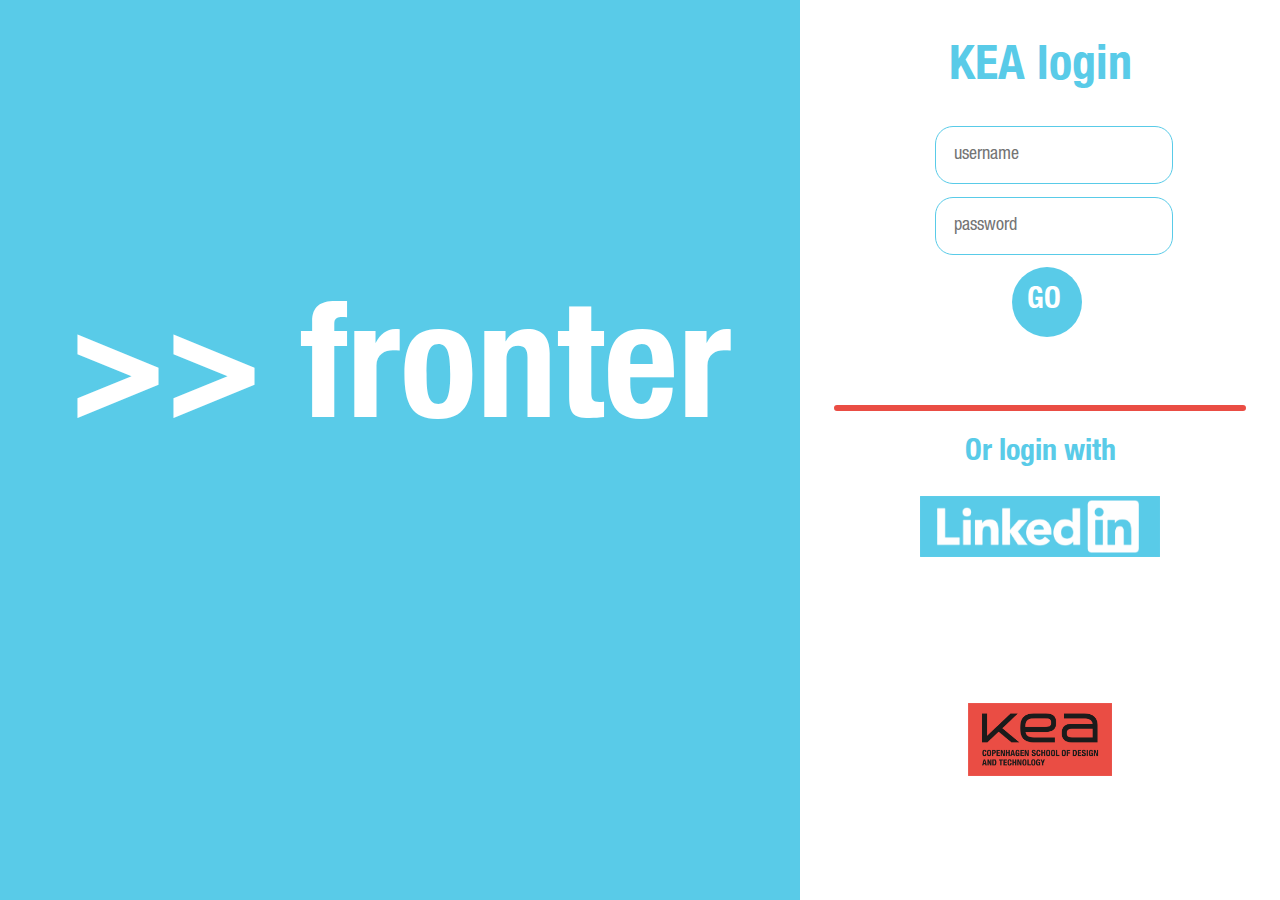
<file: index.html>
<!DOCTYPE html>
<html lang="en">

<head>
    <meta charset="utf-8">
    <meta name="viewport" content="width=device-width, initial-scale=1.0">
    <title>Fronter</title>
    <link rel="stylesheet" href="CSS/stylesheet.css">
</head>

<body class="home_mobile">
    <header id="header_home">
        <h1>>> fronter</h1>
    </header>

    <main>

        <h2 id="lgn">KEA login</h2>
        <form id="loginForm" action="menu.html">
            <input class="loginInput" type="text" placeholder="  username" name="usrnm">
            <input class="loginInput" type="password" placeholder="  password" name="psswrd">
            <input type="submit" value="GO" name="sbmt" id="sbmtLogin">
        </form>

        <hr>

        <h2 id="loginLinkedIn">Or login with</h2>
        <a href="https://www.linkedin.com/uas/login" class="log">
            <img id="LinkedInLogo" src="CSS/Images/LinkedIn.png" alt="LinkedIn_login">
        </a>
        <br><br>


    </main>

    <footer>
        <a href="https://kea.dk/en/" class="log">
            <img id="KEA" src="CSS/Images/KEA_logo_EN_Web.jpg" alt="KEA_Logo">
        </a>
        <a href="https://kea.dk/en/" class="log">
            <img id="KEA_without" src="CSS/Images/KEA_logo_EN_without_text.jpg" alt="KEA_Logo">
        </a>
    </footer>

    <script src="javascript.js"></script>
</body></html>
</file>
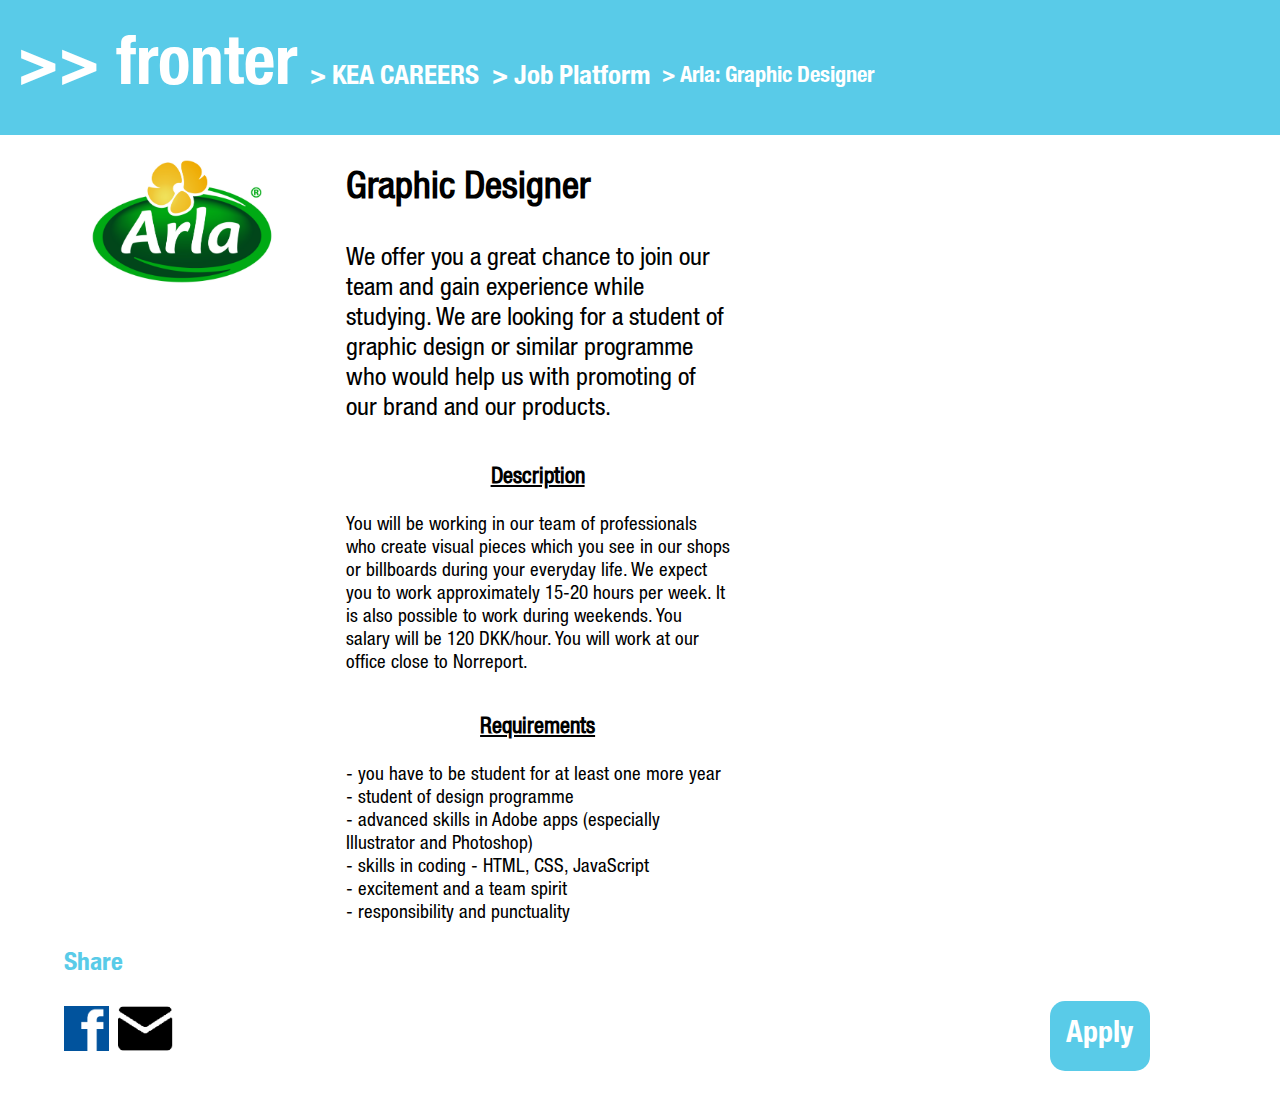
<file: arla_graphic_designer.html>
<!DOCTYPE html>
<html lang="en">

<head>
    <meta charset="utf-8">
    <meta name="viewport" content="width=device-width, initial-scale=1.0">
    <title>Arla: Graphic Designer</title>
    <link rel="stylesheet" href="CSS/stylesheet.css">
</head>

<body class="arla_mobile">

    <header id="header_menu">
        <a href="menu.html" class="log" id="fronter">
            <h2>>> fronter</h2>
        </a>
        <a href="keaCareers.html" class="log" id="keaCareers">
            <h4>> KEA CAREERS</h4>
        </a>
        <a href="job_platform.html" class="log" id="jobPlatform">
            <h4>> Job Platform</h4>
        </a>
        <a href="arla_graphic_designer.html" class="log" id="arla">
            <h5>> Arla: Graphic Designer</h5>
        </a>
    </header>

    <div id="arlaLogo">
        <img class="arlaLogo" src="CSS/Images/arla.png" alt="Arla">
    </div>
    <div class="descr">
        <h2 id="graphic">Graphic Designer</h2>
        We offer you a great chance to join our team and gain experience while studying. We are looking for a student of graphic design or similar programme who would help us with promoting of our brand and our products.
    </div>

    <div class="description">
        <h3 class="info">Description</h3>
        You will be working in our team of professionals who create visual pieces which you see in our shops or billboards during your everyday life. We expect you to work approximately 15-20 hours per week. It is also possible to work during weekends. You salary will be 120 DKK/hour. You will work at our office close to Norreport.
    </div>

    <div class="requirements">
        <h3 class="info2">Requirements</h3>
        - you have to be student for at least one more year<br>
        - student of design programme<br>
        - advanced skills in Adobe apps (especially Illustrator and Photoshop)<br>
        - skills in coding - HTML, CSS, JavaScript<br>
        - excitement and a team spirit<br>
        - responsibility and punctuality<br>
    </div>

    <div class="share">
        <h3 class="shareN">Share</h3>
    </div>

    <div class="facebookImage">
        <img src="CSS/Images/Company_logos/facebook.png" alt="Share on Facebook" id="facebookLog">
        <img src="CSS/Images/Company_logos/mail.png" alt="Share via Mail" id="mailLog">
    </div>

    <div class="applyButton">
        <form class="applyIcon" onsubmit="submission()">
            <input type="submit" value="Apply" name="apply" id="apply">
        </form>
    </div>


    <script src="javascript.js"></script>
</body>

</html>
</file>
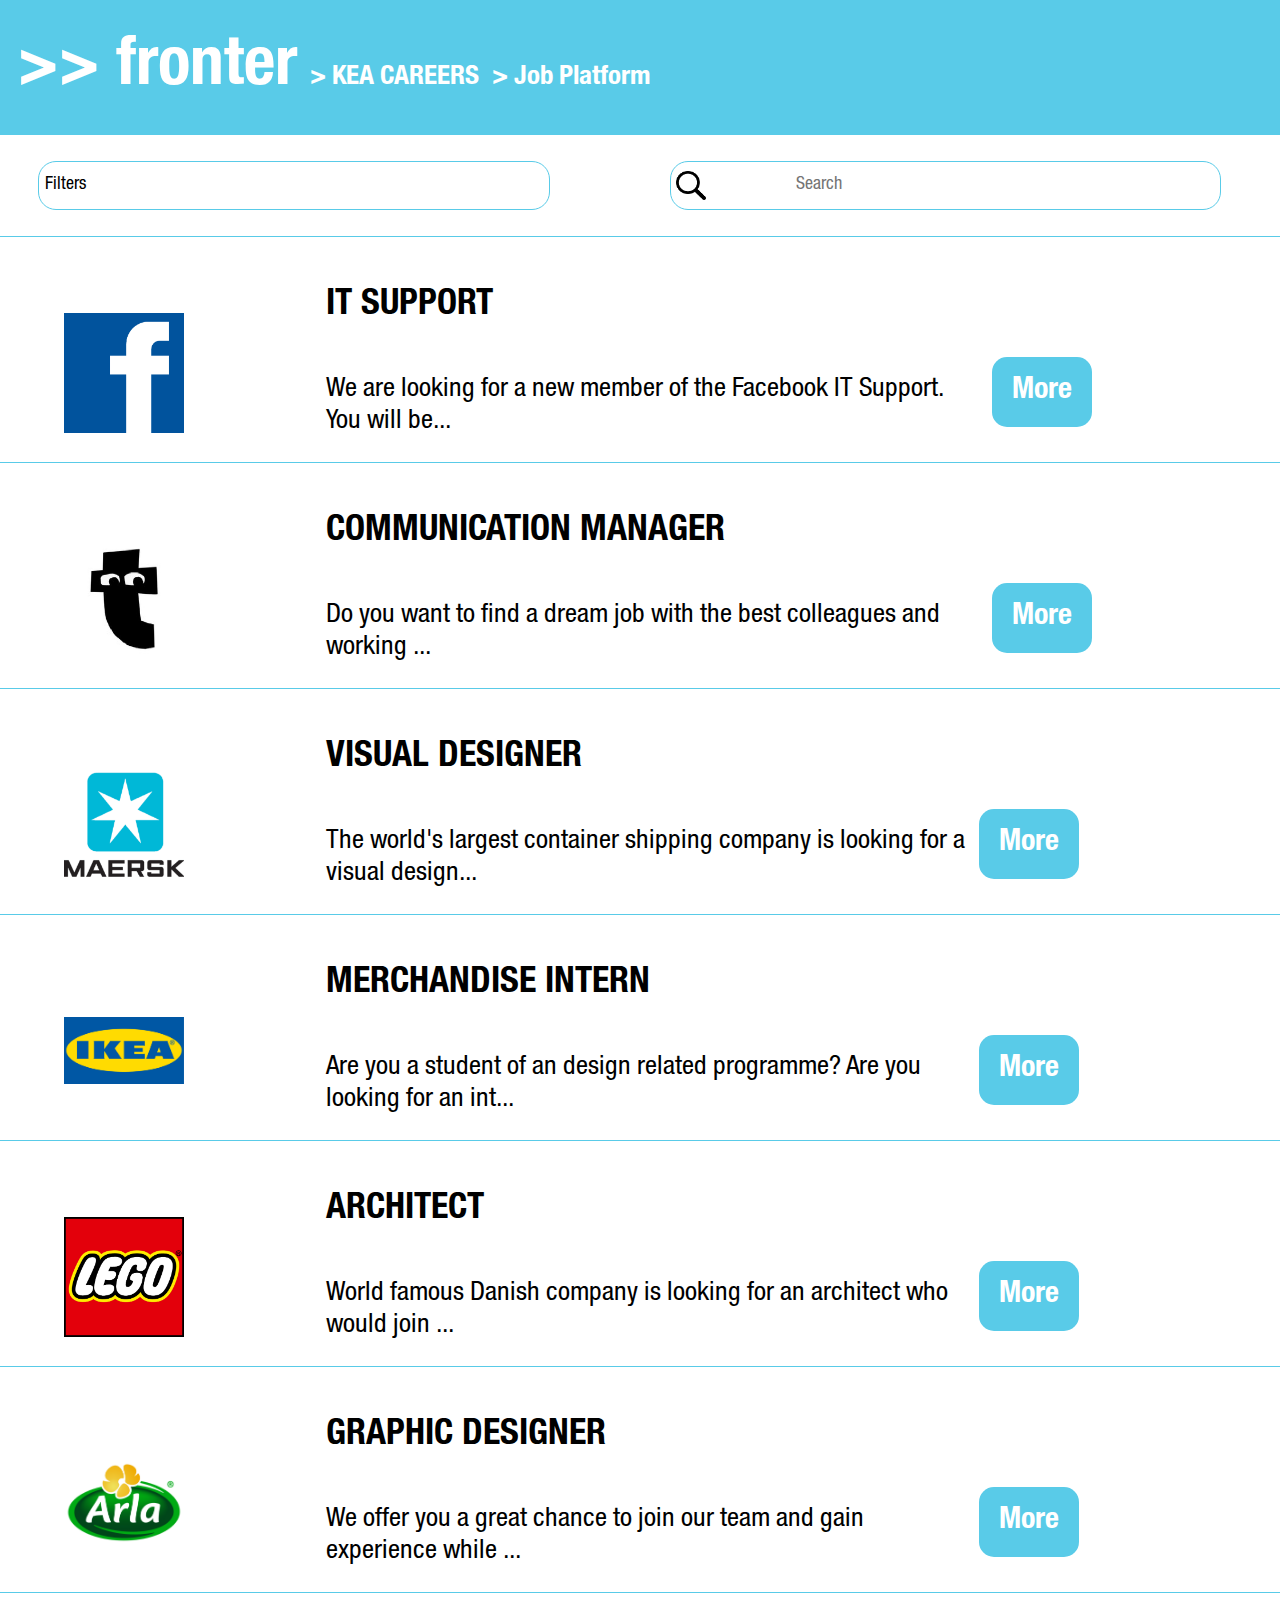
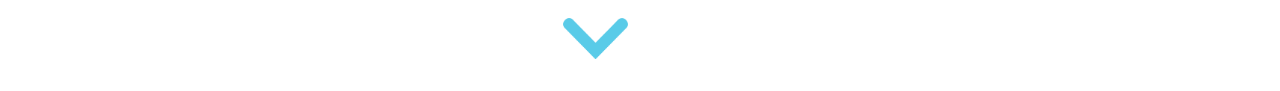
<file: job_platform.html>
<!DOCTYPE html>
<html lang="en">

<head>
    <meta charset="utf-8">
    <meta name="viewport" content="width=device-width, initial-scale=1.0">
    <title>Job Platform</title>
    <link rel="stylesheet" href="CSS/stylesheet.css">
</head>

<body class="jobPlatform_mobile">

    <header id="header_menu">
        <a href="menu.html" class="log" id="fronter">
            <h2>>> fronter</h2>
        </a>
        <a href="keaCareers.html" class="log" id="keaCareers">
            <h4>> KEA CAREERS</h4>
        </a>
        <a href="job_platform.html" class="log" id="jobPlatform">
            <h4>> Job Platform</h4>
        </a>

    </header>

    <div class="find_search">
        <input id="filters" type="button" name="filters" value="Filters">
        <input id="search_jobs" type="text" name="search" placeholder="Search">
    </div>

    <div id="container1">
        <div class="fbLogo"><img class="company" src="CSS/Images/Company_logos/facebook.png" alt="Facebook">
        </div>

        <div class="job_Position">
            <h4 class="jobPosition">IT SUPPORT</h4>
            We are looking for a new member of
            the Facebook IT Support. You will be...
        </div>

        <div class="description1">
            <form class="moreIcon">
                <input type="submit" value="More" name="sbmt" class="sbmtMore">
            </form>
        </div>
    </div>

    <div id="container2">
        <div class="fbLogo"><img class="company" src="CSS/Images/Company_logos/tiger.png" alt="Flying Tiger Copenhagen">
        </div>

        <div class="job_Position">
            <h4 class="jobPosition">COMMUNICATION MANAGER</h4>
            Do you want to find a dream job with the best colleagues and working ...
        </div>

        <div class="description1">
            <form class="moreIcon">
                <input type="submit" value="More" name="sbmt" class="sbmtMore">
            </form>
        </div>
    </div>

    <div id="container3">
        <div class="fbLogo"><img class="company" src="CSS/Images/Company_logos/maersk.png" alt="Maersk">
        </div>

        <div class="job_Position">
            <h4 class="jobPosition">VISUAL DESIGNER</h4>
            The world's largest container shipping company is looking for a visual design...
        </div>

        <div class="description2">
            <form class="moreIcon">
                <input type="submit" value="More" name="sbmt" class="sbmtMore">
            </form>
        </div>
    </div>

    <div id="container4">
        <div class="fbLogo"><img class="company" src="CSS/Images/Company_logos/ikea.png" alt="IKEA">
        </div>

        <div class="job_Position">
            <h4 class="jobPosition">MERCHANDISE INTERN</h4>
            Are you a student of an design related programme? Are you looking for an int...
        </div>

        <div class="description2">
            <form class="moreIcon">
                <input type="submit" value="More" name="sbmt" class="sbmtMore">
            </form>
        </div>
    </div>

    <div id="container5">
        <div class="fbLogo"><img class="company" src="CSS/Images/Company_logos/lego.png" alt="Lego">
        </div>

        <div class="job_Position">
            <h4 class="jobPosition">ARCHITECT</h4>
            World famous Danish company is looking for an architect who would join ...
        </div>

        <div class="description2">
            <form class="moreIcon">
                <input type="submit" value="More" name="sbmt" class="sbmtMore">
            </form>
        </div>
    </div>

    <div id="container6">
        <div class="fbLogo"><img class="company" src="CSS/Images/arla.png" alt="Arla">
        </div>

        <div class="job_Position">
            <h4 class="jobPosition">GRAPHIC DESIGNER</h4>
            We offer you a great chance to join our team and gain experience while ...
        </div>

        <div class="description2">
            <form class="moreIcon" action="arla_graphic_designer.html">
                <input type="submit" value="More" name="sbmt" class="sbmtMore">
            </form>
        </div>
    </div>

    <div id="container7">
        <img src="CSS/Images/arrow.png" alt="Load more" id="arrowMore">
    </div>


    <script src="javascript.js"></script>
</body>

</html>
</file>
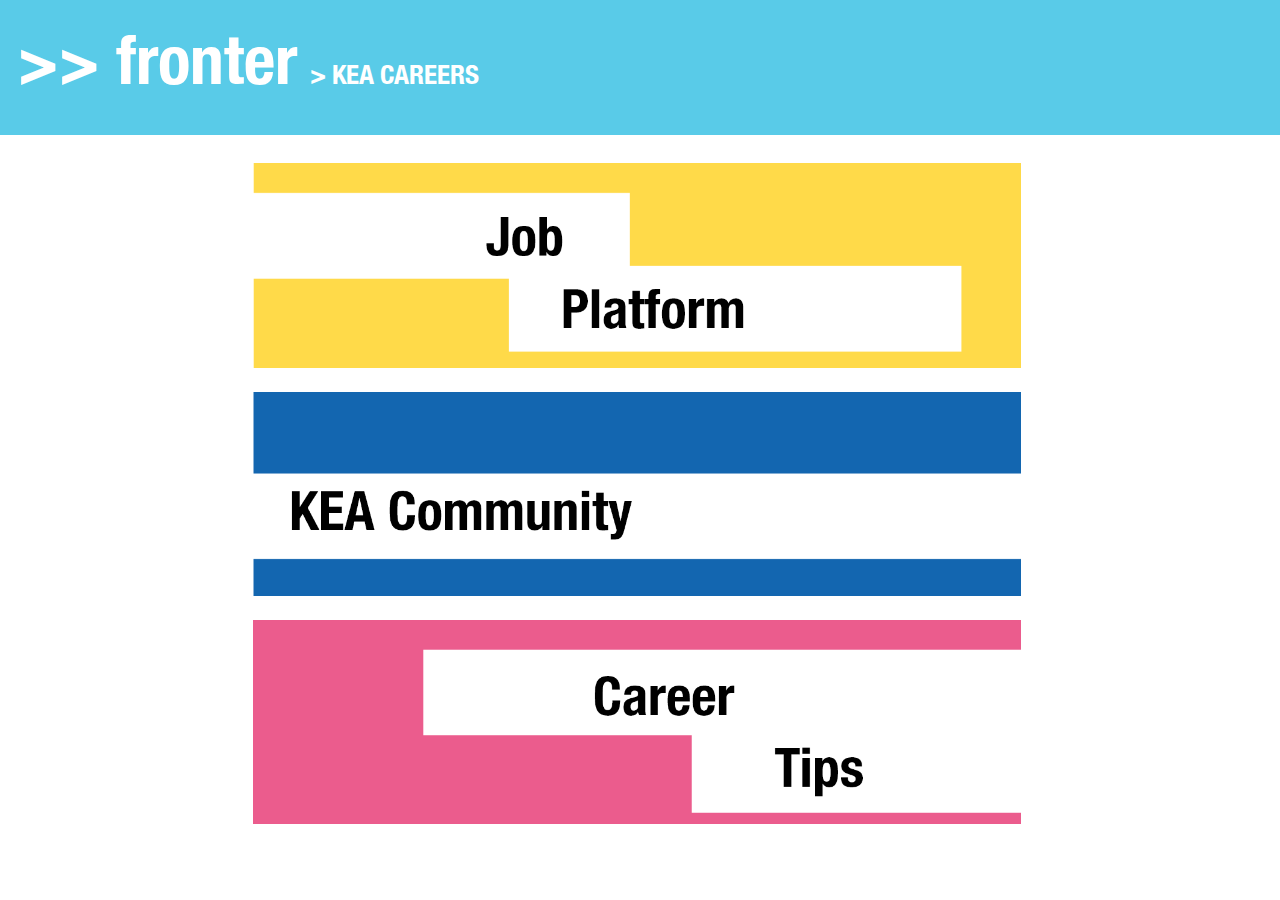
<file: keaCareers.html>
<!DOCTYPE html>
<html lang="en">
<head>
    <meta charset="utf-8">
    <meta name="viewport" content="width=device-width, initial-scale=1.0">
    <title>KEA Careers</title>
    <link rel="stylesheet" href="CSS/stylesheet.css">
</head>

<body class="keaCareer_mobile">

    <header id="header_menu">
        <a href="menu.html" class="log" id="fronter">
            <h2>>> fronter</h2>
        </a>
        <a href="keaCareers.html" class="log" id="keaCareers">
            <h4>> KEA CAREERS</h4>
        </a>
    </header>

    <div class="platform">
        <a href="job_platform.html" class="log">
            <img id="platform" src="CSS/Images/KEA_Careers/jobPlatform_mobile.png" alt="Job Platform">
        </a>
    </div>

    <div class="platform_web">
        <a href="job_platform.html" class="log">
            <img id="platform_web" src="CSS/Images/KEA_Careers/jobPlatform_pc.png" alt="Job Platform">
        </a>
    </div>

    <div class="community">
            <img id="community" src="CSS/Images/KEA_Careers/keaCommunity_mobile.png" alt="KEA Community">
    </div>

    <div class="community_web">
            <img id="community_web" src="CSS/Images/KEA_Careers/keaCommunity_pc.png" alt="KEA Community">
    </div>

    <div class="tips">
            <img id="tips" src="CSS/Images/KEA_Careers/careerTips_mobile.png" alt="Career Tips">
    </div>

    <div class="tips_web">
            <img id="tips_web" src="CSS/Images/KEA_Careers/careerTips_pc.png" alt="Career Tips">
    </div>


    <script src="javascript.js"></script>
</body></html>
</file>
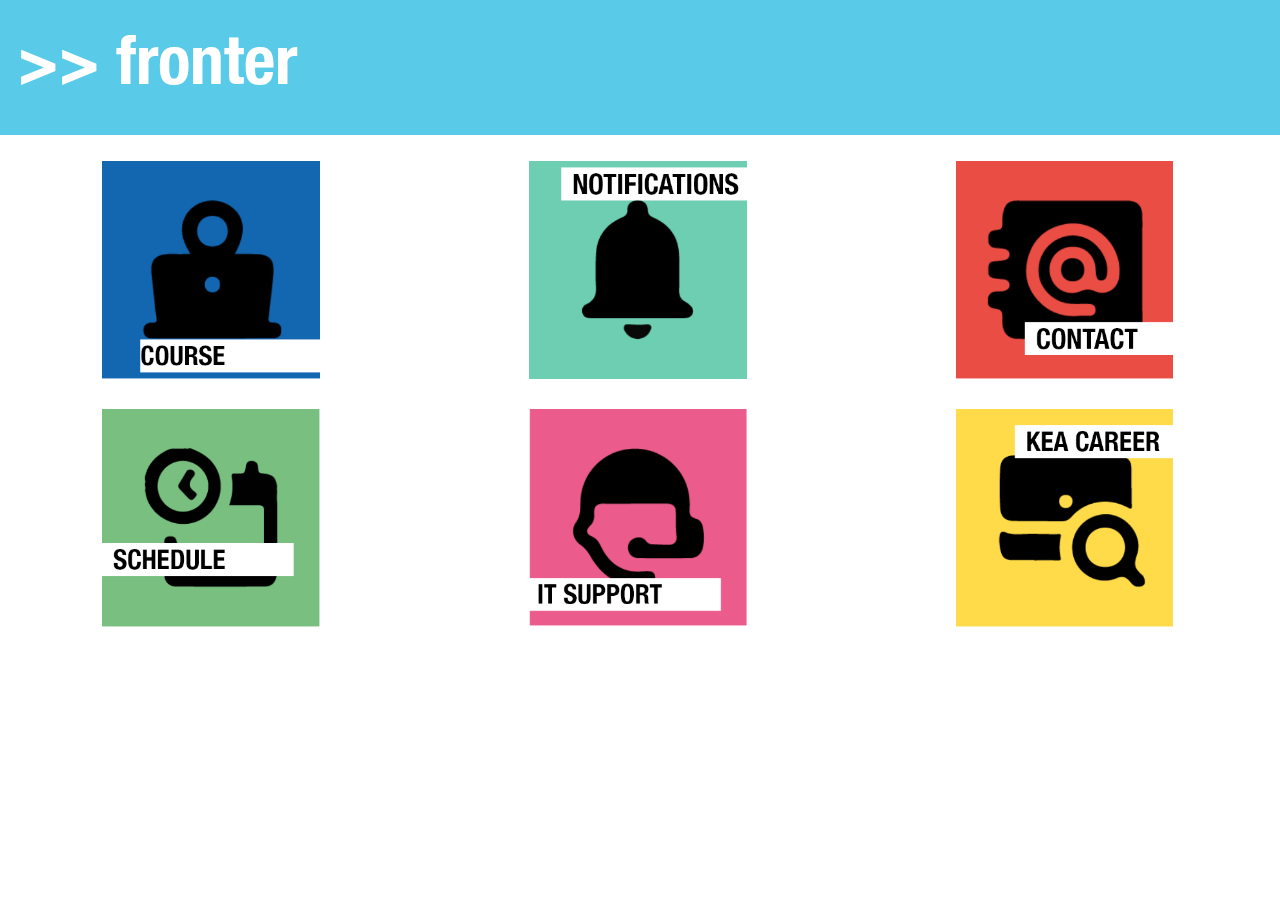
<file: menu.html>
<!DOCTYPE html>
<html lang="en">
<head>
    <meta charset="utf-8">
    <meta name="viewport" content="width=device-width, initial-scale=1.0">
    <title>Menu</title>
    <link rel="stylesheet" href="CSS/stylesheet.css">
</head>

<body class="menu_mobile">
    <header id="header_menu">
        <a href="menu.html" class="log" id="fronter">
            <h2>>> fronter</h2>
        </a>
    </header>
    
    <div class="course">
        <a class="log">
            <img id="course" src="CSS/Images/Menu/course.png" alt="Course">
        </a>
    </div>

    <div class="schedule">
        <a class="log">
            <img id="schedule" src="CSS/Images/Menu/schedule.png" alt="Schedule">
        </a>
    </div>

    <div class="it">
        <a class="log">
            <img id="it" src="CSS/Images/Menu/it_support.png" alt="IT Support">
        </a>
    </div>

    <div class="career">
        <a href="keaCareers.html" class="log">
            <img id="career" src="CSS/Images/Menu/KEA_career.png" alt="KEA Career">
        </a>
    </div>

    <div class="notifications">
        <a class="log">
            <img id="notifications" src="CSS/Images/Menu/notifications.png" alt="Notifications">
        </a>
    </div>

    <div class="contact">
        <a class="log">
            <img id="contact" src="CSS/Images/Menu/contact.png" alt="Contact">
        </a>
    </div>

    <script src="javascript.js"></script>
</body></html>
</file>
<file: CSS/stylesheet.css>
/*Uploading the fonts*/

@font-face {
    font-family: 'Helvetica Neue LT Std 57 Condensed';
    font-style: normal;
    font-weight: normal;
    src: local('Helvetica Neue LT Std 57 Condensed'), url('HelveticaNeueLTStd-Cn.woff') format('woff');
}

@font-face {
    font-family: 'Helvetica Neue LT Std 77 Bold Condensed';
    font-style: normal;
    font-weight: normal;
    src: local('Helvetica Neue LT Std 77 Bold Condensed'), url('HelveticaNeueLTStd-BdCn.woff') format('woff');
}

/*Styling the body*/

header {
    background-color: #59CBE8;
    font-family: 'Helvetica Neue LT Std 77 Bold Condensed';
    color: white;
}

main {
    background-color: white;
    font-family: 'Helvetica Neue LT Std 57 Condensed';
}

div.career:hover {
    transform: scale(1.5, 1.5);
}


footer {
    background-color: white;
}


/*Styling website for mobile devices*/

@media all and (max-width:720px) {

    /*    Styling log in page*/


    body.home_mobile {
        display: grid;
        grid-template-columns: 1fr;
        grid-template-areas:
            "headerHome"
            "main"
            "footer";
        text-align: center;
        margin: 0;
    }

    #header_home {
        text-align: center;
        font-size: 30px;
        grid-area: headerHome;
    }

    #lgn {
        text-align: center;
        font-size: 30px;
        font-family: 'Helvetica Neue LT Std 77 Bold Condensed';
        color: #59CBE8;
    }

    form#loginForm {
        display: inline-block;
        margin-top: -5%;
    }

    input.loginInput {
        display: block;
        margin-bottom: 0.7em;
        margin-top: 0.7em;
        text-align: left;
        border: 1px solid #59CBE8;
        border-radius: 18px;
        width: 120%;
        height: 6vh;
        font-family: 'Helvetica Neue LT Std 57 Condensed';
        font-size: 18px;
        padding-left: 10px;
    }

    #sbmtLogin {
        display: inline-block;
        width: 70px;
        height: 70px;
        background: #59CBE8;
        text-align: center;
        padding-right: 6%;
        color: white;
        font-family: 'Helvetica Neue LT Std 77 Bold Condensed';
        font-size: 30px;
        border: none;
        border-radius: 100%;
    }

    hr {
        display: block;
        margin-top: 0.5em;
        margin-bottom: 0.5em;
        margin-left: 7%;
        margin-right: 7%;
        border-style: solid;
        border-radius: 50px;
        border-width: 3px;
        color: #EA4D44;
    }

    #loginLinkedIn {
        text-align: center;
        font-family: 'Helvetica Neue LT Std 77 Bold Condensed';
        font-size: 30px;
        color: #59CBE8;
        text-decoration: none;
    }

    a.log {
        text-decoration: none;
    }

    #LinkedInLogo {
        max-width: 50%;
        margin-top: -3%;
        text-decoration: none;
    }

    #KEA_without {
        max-width: 30%;
        margin-top: 5%;
        margin-bottom: 2%;
        text-decoration: none;
    }

    #KEA {
        display: none;
    }

    /*    Styling menu page*/

    body.menu_mobile {
        display: grid;
        grid-template-columns: 1fr 1fr;
        grid-template-areas:
            "headerMenu headerMenu"
            "course schedule"
            "it career"
            "notifications contact";
        grid-template-rows: 10vh;
        text-align: center;
        margin: 0;
        overflow-x: hidden;
    }

    #header_menu {
        text-align: left;
        height: auto;
        font-size: 25%;
        padding-left: 5%;
        color: white;
        margin-top: -3vh;
        grid-area: headerMenu;
    }

    a#fronter {
        color: white;
    }

    #course,
    #schedule,
    #it,
    #career,
    #notifications,
    #contact {
        width: 68%;
        height: auto;
        object-fit: contain;
        padding-top: 5%;
        padding-bottom: 5%;

    }

    div.course {
        grid-area: course;
    }

    div.schedule {
        grid-area: schedule;
    }

    div.it {
        grid-area: it;
    }

    div.career {
        grid-area: career;
    }

    div.notifications {
        grid-area: notifications;
    }

    div.contact {
        grid-area: contact;
    }

    /*    Styling KEA Career page*/

    body.keaCareer_mobile {
        display: grid;
        grid-template-columns: 1fr 1fr;
        grid-template-areas:
            "headerMenu headerMenu"
            "platform platform"
            "community community"
            "tips tips";
        grid-template-rows: 10vh;
        text-align: center;
        margin: 0;
        overflow-x: hidden;
    }

    #header_menu {
        text-align: left;
        height: auto;
        padding-left: 5%;
        color: white;
        margin-top: -3vh;
        grid-area: headerMenu;
    }

    a#fronter {
        color: white;
        font-size: 25%;
        display: inline-block;
    }

    a#keaCareers {
        color: white;
        font-size: 15%;
        display: inline-block;
        margin-left: 5px;
    }

    div.platform {
        grid-area: platform;
    }

    div.community {
        grid-area: community;
    }

    div.tips {
        grid-area: tips;
    }

    #platform,
    #community,
    #tips {
        padding-top: 3%;
    }

    .platform_web,
    .community_web,
    .tips_web {
        display: none;
    }

    /*    Styling Job Platform page*/

    body.jobPlatform_mobile {
        display: grid;
        grid-template-columns: 1fr 1fr 1fr 1fr;
        grid-template-areas:
            "headerMenu headerMenu headerMenu headerMenu"
            "find find find find"
            "container1 container1 container1 container1"
            "container2 container2 container2 container2"
            "container3 container3 container3 container3"
            "container4 container4 container4 container4"
            "container5 container5 container5 container5"
            "container6 container6 container6 container6"
            "container7 container7 container7 container7";
        grid-template-rows: 10vh;
        margin: 0;
        font-family: 'Helvetica Neue LT Std 57 Condensed';
        overflow-x: hidden;

    }

    #header_menu {
        text-align: left;
        height: auto;
        padding-left: 5%;
        color: white;
        margin-top: -3vh;
        grid-area: headerMenu;
        width: 100vw;
    }

    a#fronter {
        color: white;
        font-size: 25px;
        display: inline-block;
    }

    a#keaCareers {
        color: white;
        font-size: 15px;
        display: inline-block;
        margin-left: 5px;
    }

    a#jobPlatform {
        color: white;
        font-size: 15px;
        display: inline-block;
    }

    div.find_search {
        grid-area: find;
        width: 98vw;
        margin: 2vw;
    }

    input#filters {
        background-color: transparent;
        text-align: left;
        border: 1px solid #59CBE8;
        border-radius: 18px;
        font-family: 'Helvetica Neue LT Std 57 Condensed';
        font-size: 18px;
        width: 40vw;
        height: 5.5vh;
        margin-left: 1vw;
    }

    input#search_jobs {
        background-image: url(Images/magnifyinGlass.png);
        background-position: 5px;
        background-size: 30px;
        background-repeat: no-repeat;
        padding-left: 10%;
        text-align: left;
        border: 1px solid #59CBE8;
        border-radius: 18px;
        font-family: 'Helvetica Neue LT Std 57 Condensed';
        font-size: 18px;
        width: 33vw;
        height: 5vh;
        margin-left: 9vw;
    }

    div#container1 {
        grid-area: container1;
        display: grid;
        grid-template-columns: 1fr 2fr 1fr;
        grid-template-areas:
            "fb it more";
        border-top: 1px solid #59CBE8;
        border-bottom: 1px solid #59CBE8;
        align-items: center;
        width: 100%;
        height: 25vh;
    }

    div.fbLogo {
        grid-area: fb;
    }

    img.company {
        width: 120px;
        padding: 3vw;
    }

    div.job_Position {
        grid-area: it;
    }

    h4.jobPosition {
        font-family: 'Helvetica Neue LT Std 77 Bold Condensed';
    }

    div.description1 {
        grid-area: more;
        padding: 1vw;
    }

    .sbmtMore {
        width: 100px;
        height: 70px;
        background: #59CBE8;
        text-align: center;
        color: white;
        font-family: 'Helvetica Neue LT Std 77 Bold Condensed';
        font-size: 30px;
        border: none;
        border-radius: 15px;
    }

    div#container2 {
        grid-area: container2;
        display: grid;
        grid-template-columns: 1fr 2fr 1fr;
        grid-template-areas:
            "fb it more";
        border-bottom: 1px solid #59CBE8;
        align-items: center;
        width: 100%;
        height: 25vh;
    }

    div#container3 {
        grid-area: container3;
        display: grid;
        grid-template-columns: 1fr 2fr 1fr;
        grid-template-areas:
            "fb it more";
        border-bottom: 1px solid #59CBE8;
        align-items: center;
        width: 100%;
        height: 25vh;
    }

    div#container4 {
        grid-area: container4;
        display: grid;
        grid-template-columns: 1fr 2fr 1fr;
        grid-template-areas:
            "fb it more";
        border-bottom: 1px solid #59CBE8;
        align-items: center;
        width: 100%;
        height: 25vh;
    }

    div#container5 {
        grid-area: container5;
        display: grid;
        grid-template-columns: 1fr 2fr 1fr;
        grid-template-areas:
            "fb it more";
        border-bottom: 1px solid #59CBE8;
        align-items: center;
        width: 100%;
        height: 25vh;
    }

    div#container6 {
        grid-area: container6;
        display: grid;
        grid-template-columns: 1fr 2fr 1fr;
        grid-template-areas:
            "fb it more";
        border-bottom: 1px solid #59CBE8;
        align-items: center;
        width: 100%;
        height: 25vh;
    }

    div#container7 {
        grid-area: container7;
        padding-left: 42vw;
        width: 100%;
    }

    img#arrowMore {
        width: 10%;
        padding: 2vw;
    }

    /*    Styling ARLA: Graphic Designer page*/

    body.arla_mobile {
        display: grid;
        grid-template-columns: 1fr 1fr 1fr 1fr;
        grid-template-areas:
            "headerMenu headerMenu headerMenu headerMenu"
            "arla descr descr descr"
            "description description description description"
            "requirements requirements requirements requirements"
            "share share apply apply"
            "facebook mail apply apply"
        ;
        grid-template-rows: 10vh;
        margin: 0;
        overflow-x: hidden;
    }

    a#arla {
        color: white;
        font-size: 13px;
        display: inline-block;
        margin-left: 5px;
    }

    img.arlaLogo {
        grid-area: arla;
        width: 30vw;
        padding: 7%;
    }

    div.descr {
        grid-area: descr;
        font-family: 'Helvetica Neue LT Std 57 Condensed';
        margin-right: 5vw;
        margin-left: 2vw;
    }

    h2.graphic {
        font-family: 'Helvetica Neue LT Std 77 Bold Condensed';
    }

    div.description {
        grid-area: description;
        font-family: 'Helvetica Neue LT Std 57 Condensed';
        margin-left: 5vw;
        margin-right: 5vw;
    }

    h3.info {
        text-decoration: underline;
        text-align: center;
    }

    div.requirements {
        grid-area: requirements;
        font-family: 'Helvetica Neue LT Std 57 Condensed';
        margin-left: 5vw;
        margin-right: 5vw;
    }

    h3.info2 {
        text-decoration: underline;
        text-align: center;
    }

    div.share {
        grid-area: share;
        margin-left: 5vw;
        margin-bottom: -3vw;
    }

    h3.shareN {
        font-size: 5vw;
        font-family: 'Helvetica Neue LT Std 77 Bold Condensed';
        color: #59CBE8;
    }

    div.facebookImage {
        grid-area: facebook;
        margin-left: 5vw;
        margin-bottom: 5vw;
    }

    img#facebookLog {
        width: 8vw;
    }

    img#mailLog {
        width: 11.8vw;
    }

    div.applyButton {
        grid-area: apply;
        padding-left: 12vw;
        padding-top: 5vw;
    }

    input#apply {
        width: 100px;
        height: 70px;
        background: #59CBE8;
        text-align: center;
        color: white;
        font-family: 'Helvetica Neue LT Std 77 Bold Condensed';
        font-size: 30px;
        border: none;
        border-radius: 15px;
    }

}

/*Styling website for bigger devices*/

@media all and (min-width:720px) {

    /*    Styling log in page*/


    body.home_mobile {
        display: grid;
        grid-template-columns: 2.5fr 1.5fr;
        grid-template-areas:
            "headerHome main"
            "headerHome footer";
        text-align: center;
        margin: 0;
        height: 100vh;
    }

    #header_home {
        font-size: 500%;
        grid-area: headerHome;
        padding-top: 20vh;
        display: block;
    }

    #lgn {
        text-align: center;
        font-size: 300%;
        font-family: 'Helvetica Neue LT Std 77 Bold Condensed';
        color: #59CBE8;
    }

    form#loginForm {
        display: inline-block;
        margin-top: -5%;
        margin-left: -5%;
    }

    input.loginInput {
        display: block;
        margin-bottom: 0.7em;
        margin-top: 0.7em;
        text-align: left;
        border: 1px solid #59CBE8;
        border-radius: 18px;
        width: 120%;
        height: 6vh;
        font-family: 'Helvetica Neue LT Std 57 Condensed';
        font-size: 18px;
        padding-left: 10px;
    }

    #sbmtLogin {
        display: inline-block;
        width: 70px;
        height: 70px;
        background: #59CBE8;
        text-align: center;
        padding-right: 6%;
        color: white;
        font-family: 'Helvetica Neue LT Std 77 Bold Condensed';
        font-size: 30px;
        border: none;
        border-radius: 100%;
        margin-left: 20%;
    }

    hr {
        display: block;
        margin-top: 14%;
        margin-bottom: 0.5em;
        margin-left: 7%;
        margin-right: 7%;
        border-style: solid;
        border-radius: 50px;
        border-width: 3px;
        color: #EA4D44;
    }

    #loginLinkedIn {
        text-align: center;
        font-family: 'Helvetica Neue LT Std 77 Bold Condensed';
        font-size: 30px;
        color: #59CBE8;
        text-decoration: none;
    }

    a.log {
        text-decoration: none;
    }

    #LinkedInLogo {
        max-width: 50%;
        text-decoration: none;
    }

    #KEA_without {
        display: none;
    }

    #KEA {
        max-width: 30%;
        text-decoration: none;
    }

    /*    Styling menu page*/

    body.menu_mobile {
        display: grid;
        grid-template-columns: 1fr 1fr 1fr;
        grid-template-areas:
            "headerMenu headerMenu headerMenu"
            "course notifications contact"
            "schedule it career";
        grid-template-rows: 15vh;
        margin: 0;
    }

    #header_menu {
        color: white;
        grid-area: headerMenu;
        padding-left: 2vh;
    }

    a#fronter {
        color: white;
        display: block;
        float: left;
        margin-top: -3vh;
    }

    #course,
    #schedule,
    #it,
    #career,
    #notifications,
    #contact {
        width: 17vw;
        height: auto;
        padding-top: 2vw;
        margin-left: 8vw;
        margin-right: 8vw;

    }

    div.course {
        grid-area: course;
    }

    div.schedule {
        grid-area: schedule;
    }

    div.it {
        grid-area: it;
    }

    div.career {
        grid-area: career;
    }

    div.notifications {
        grid-area: notifications;
    }

    div.contact {
        grid-area: contact;
    }

    /*    Styling KEA Career page*/

    body.keaCareer_mobile {
        display: grid;
        grid-template-columns: 1fr;
        grid-template-areas:
            "headerMenu"
            "platform"
            "community"
            "tips";
        grid-template-rows: 15vh;
        margin: 0;
    }

    #header_menu {
        color: white;
        grid-area: headerMenu;
    }

    a#fronter {
        color: white;
        font-size: 5vh;
        display: block;
        float: left;
    }

    a#keaCareers {
        color: white;
        font-size: 3vh;
        float: left;
        margin-top: 3vh;
        margin-left: 1vw;
    }

    div.platform_web {
        grid-area: platform;
        padding: 10px;
        margin-left: 19vw;
        margin-top: 2vh;
    }

    div.community_web {
        grid-area: community;
        padding: 10px;
        margin-left: 19vw;
    }

    div.tips_web {
        grid-area: tips;
        padding: 10px;
        margin-left: 19vw;

    }

    img#platform_web {
        width: 60vw;
    }

    img#community_web {
        width: 60vw;
    }

    img#tips_web {
        width: 60vw;
    }

    div.platform {
        display: none;
    }

    div.community {
        display: none;
    }

    div.tips {
        display: none;
    }

    /*    Styling Job Platform page*/

    body.jobPlatform_mobile {
        display: grid;
        grid-template-columns: 1fr 1fr 1fr 1fr;
        grid-template-areas:
            "headerMenu headerMenu headerMenu headerMenu"
            "find find find find"
            "container1 container1 container1 container1"
            "container2 container2 container2 container2"
            "container3 container3 container3 container3"
            "container4 container4 container4 container4"
            "container5 container5 container5 container5"
            "container6 container6 container6 container6"
            "container7 container7 container7 container7";
        grid-template-rows: 15vh;
        margin: 0;
        font-family: 'Helvetica Neue LT Std 57 Condensed';
        overflow-x: hidden;
    }

    a#jobPlatform {
        color: white;
        font-size: 3vh;
        float: left;
        margin-top: 3vh;
        margin-left: 1vw;
    }

    div.find_search {
        grid-area: find;
        width: 98vw;
        margin: 2vw;
    }

    input#filters {
        background-color: transparent;
        text-align: left;
        border: 1px solid #59CBE8;
        border-radius: 18px;
        font-family: 'Helvetica Neue LT Std 57 Condensed';
        font-size: 18px;
        width: 40vw;
        height: 5.5vh;
        margin-left: 1vw;
    }

    input#search_jobs {
        background-image: url(Images/magnifyinGlass.png);
        background-position: 5px;
        background-size: 30px;
        background-repeat: no-repeat;
        padding-left: 10%;
        text-align: left;
        border: 1px solid #59CBE8;
        border-radius: 18px;
        font-family: 'Helvetica Neue LT Std 57 Condensed';
        font-size: 18px;
        width: 33vw;
        height: 5vh;
        margin-left: 9vw;
    }

    div#container1 {
        grid-area: container1;
        display: grid;
        grid-template-columns: 1fr 2fr 1fr;
        grid-template-areas:
            "fb it more";
        border-top: 1px solid #59CBE8;
        border-bottom: 1px solid #59CBE8;
        align-items: center;
        width: 100%;
        height: 25vh;
    }

    div.fbLogo {
        grid-area: fb;
    }

    img.company {
        width: 120px;
        margin-bottom: 5vw;
        margin-top: 2.5vw;
        margin-left: 5vw;
    }

    div.job_Position {
        grid-area: it;
        margin-bottom: 12vh;
        font-size: 3vh;
    }

    h4.jobPosition {
        font-family: 'Helvetica Neue LT Std 77 Bold Condensed';
        font-size: 4vh;
    }

    div.description1 {
        grid-area: more;
        padding: 1vw;
    }

    .sbmtMore {
        width: 100px;
        height: 70px;
        background: #59CBE8;
        text-align: center;
        color: white;
        font-family: 'Helvetica Neue LT Std 77 Bold Condensed';
        font-size: 30px;
        border: none;
        border-radius: 15px;
    }

    div#container2 {
        grid-area: container2;
        display: grid;
        grid-template-columns: 1fr 2fr 1fr;
        grid-template-areas:
            "fb it more";
        border-bottom: 1px solid #59CBE8;
        align-items: center;
        width: 100%;
        height: 25vh;
    }

    div#container3 {
        grid-area: container3;
        display: grid;
        grid-template-columns: 1fr 2fr 1fr;
        grid-template-areas:
            "fb it more";
        border-bottom: 1px solid #59CBE8;
        align-items: center;
        width: 100%;
        height: 25vh;
    }

    div#container4 {
        grid-area: container4;
        display: grid;
        grid-template-columns: 1fr 2fr 1fr;
        grid-template-areas:
            "fb it more";
        border-bottom: 1px solid #59CBE8;
        align-items: center;
        width: 100%;
        height: 25vh;
    }

    div#container5 {
        grid-area: container5;
        display: grid;
        grid-template-columns: 1fr 2fr 1fr;
        grid-template-areas:
            "fb it more";
        border-bottom: 1px solid #59CBE8;
        align-items: center;
        width: 100%;
        height: 25vh;
    }

    div#container6 {
        grid-area: container6;
        display: grid;
        grid-template-columns: 1fr 2fr 1fr;
        grid-template-areas:
            "fb it more";
        border-bottom: 1px solid #59CBE8;
        align-items: center;
        width: 100%;
        height: 25vh;
    }

    div#container7 {
        grid-area: container7;
        padding-left: 42vw;
        width: 100%;
    }

    img#arrowMore {
        width: 5%;
        padding: 2vw;
    }

    /*    Styling ARLA: Graphic Designer page*/

    body.arla_mobile {
        display: grid;
        grid-template-columns: 1fr 1fr 1fr 1fr;
        grid-template-areas:
            "headerMenu headerMenu headerMenu headerMenu"
            "arla descr descr descr"
            "description description description description"
            "requirements requirements requirements requirements"
            "share share apply apply"
            "facebook mail apply apply";
        grid-template-rows: 15vh;
        margin: 0;
    }

    a#arla {
        color: white;
        font-size: 3vh;
        float: left;
        margin-top: 3vh;
        margin-left: 1vw;
    }

    img.arlaLogo {
        grid-area: arla;
        width: 15vw;
        padding: 7%;
        margin-left: 5vw;
    }

    div.descr {
        grid-area: descr;
        font-family: 'Helvetica Neue LT Std 57 Condensed';
        margin-right: 5vw;
        margin-left: 2vw;
        width: 30vw;
        font-size: 2vw;
    }

    h2.graphic {
        font-family: 'Helvetica Neue LT Std 77 Bold Condensed';
    }

    div.description {
        grid-area: description;
        font-family: 'Helvetica Neue LT Std 57 Condensed';
        margin-right: 5vw;
        width: 30vw;
        font-size: 1.5vw;
        margin-left: 27vw;
        margin-top: 2vh;

    }

    h3.info {
        text-decoration: underline;
        text-align: center;
    }

    div.requirements {
        grid-area: requirements;
        font-family: 'Helvetica Neue LT Std 57 Condensed';
        margin-right: 5vw;
        margin-left: 27vw;
        width: 30vw;
        font-size: 1.5vw;
        margin-top: 2vh;
    }

    h3.info2 {
        text-decoration: underline;
        text-align: center;
    }

    div.share {
        grid-area: share;
        margin-left: 5vw;
    }

    h3.shareN {
        font-size: 2vw;
        font-family: 'Helvetica Neue LT Std 77 Bold Condensed';
        color: #59CBE8;
    }

    div.facebookImage {
        grid-area: facebook;
        margin-left: 5vw;
        margin-bottom: 5vw;
    }

    img#facebookLog {
        width: 3.5vw;
    }

    img#mailLog {
        width: 5vw;
    }

    div.applyButton {
        grid-area: apply;
        padding-left: 12vw;
        padding-top: 6vw;
        margin-left: 20vw;
    }

    input#apply {
        width: 100px;
        height: 70px;
        background: #59CBE8;
        text-align: center;
        color: white;
        font-family: 'Helvetica Neue LT Std 77 Bold Condensed';
        font-size: 30px;
        border: none;
        border-radius: 15px;
    }

}
</file>
